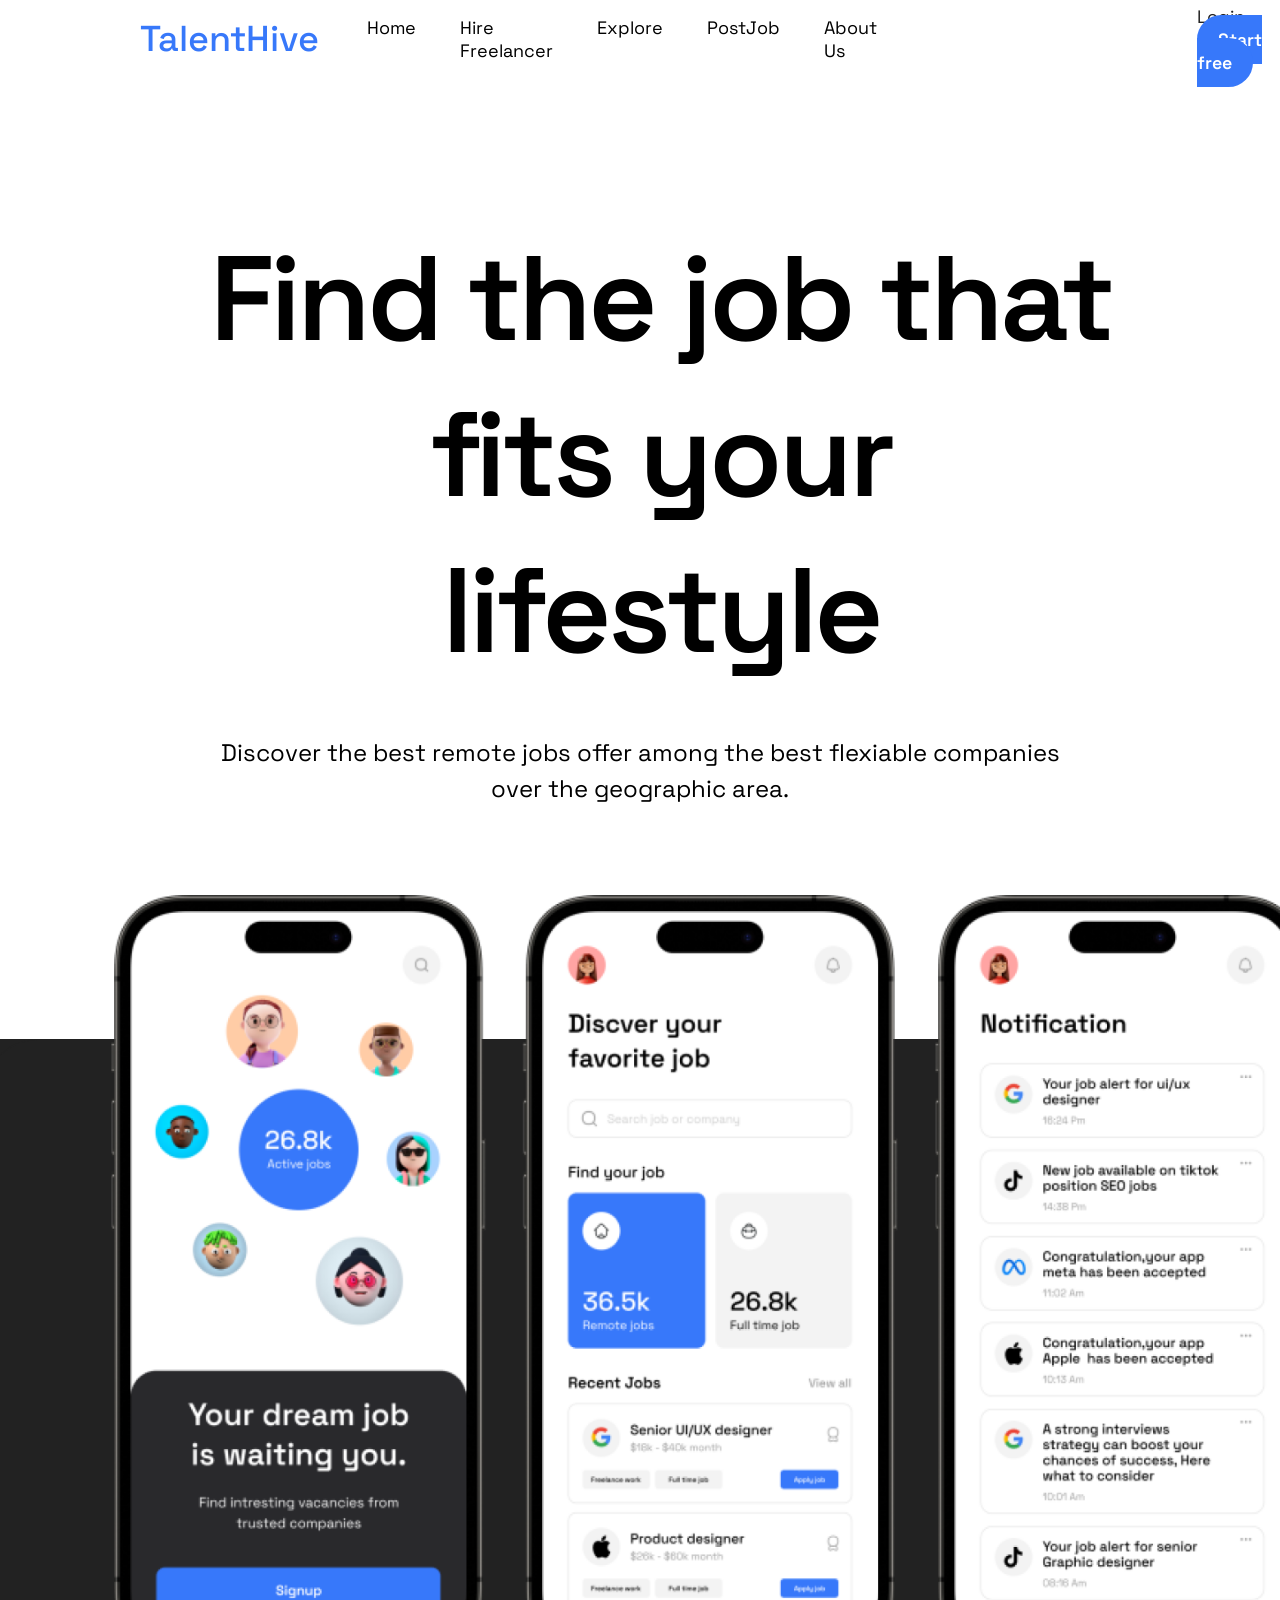
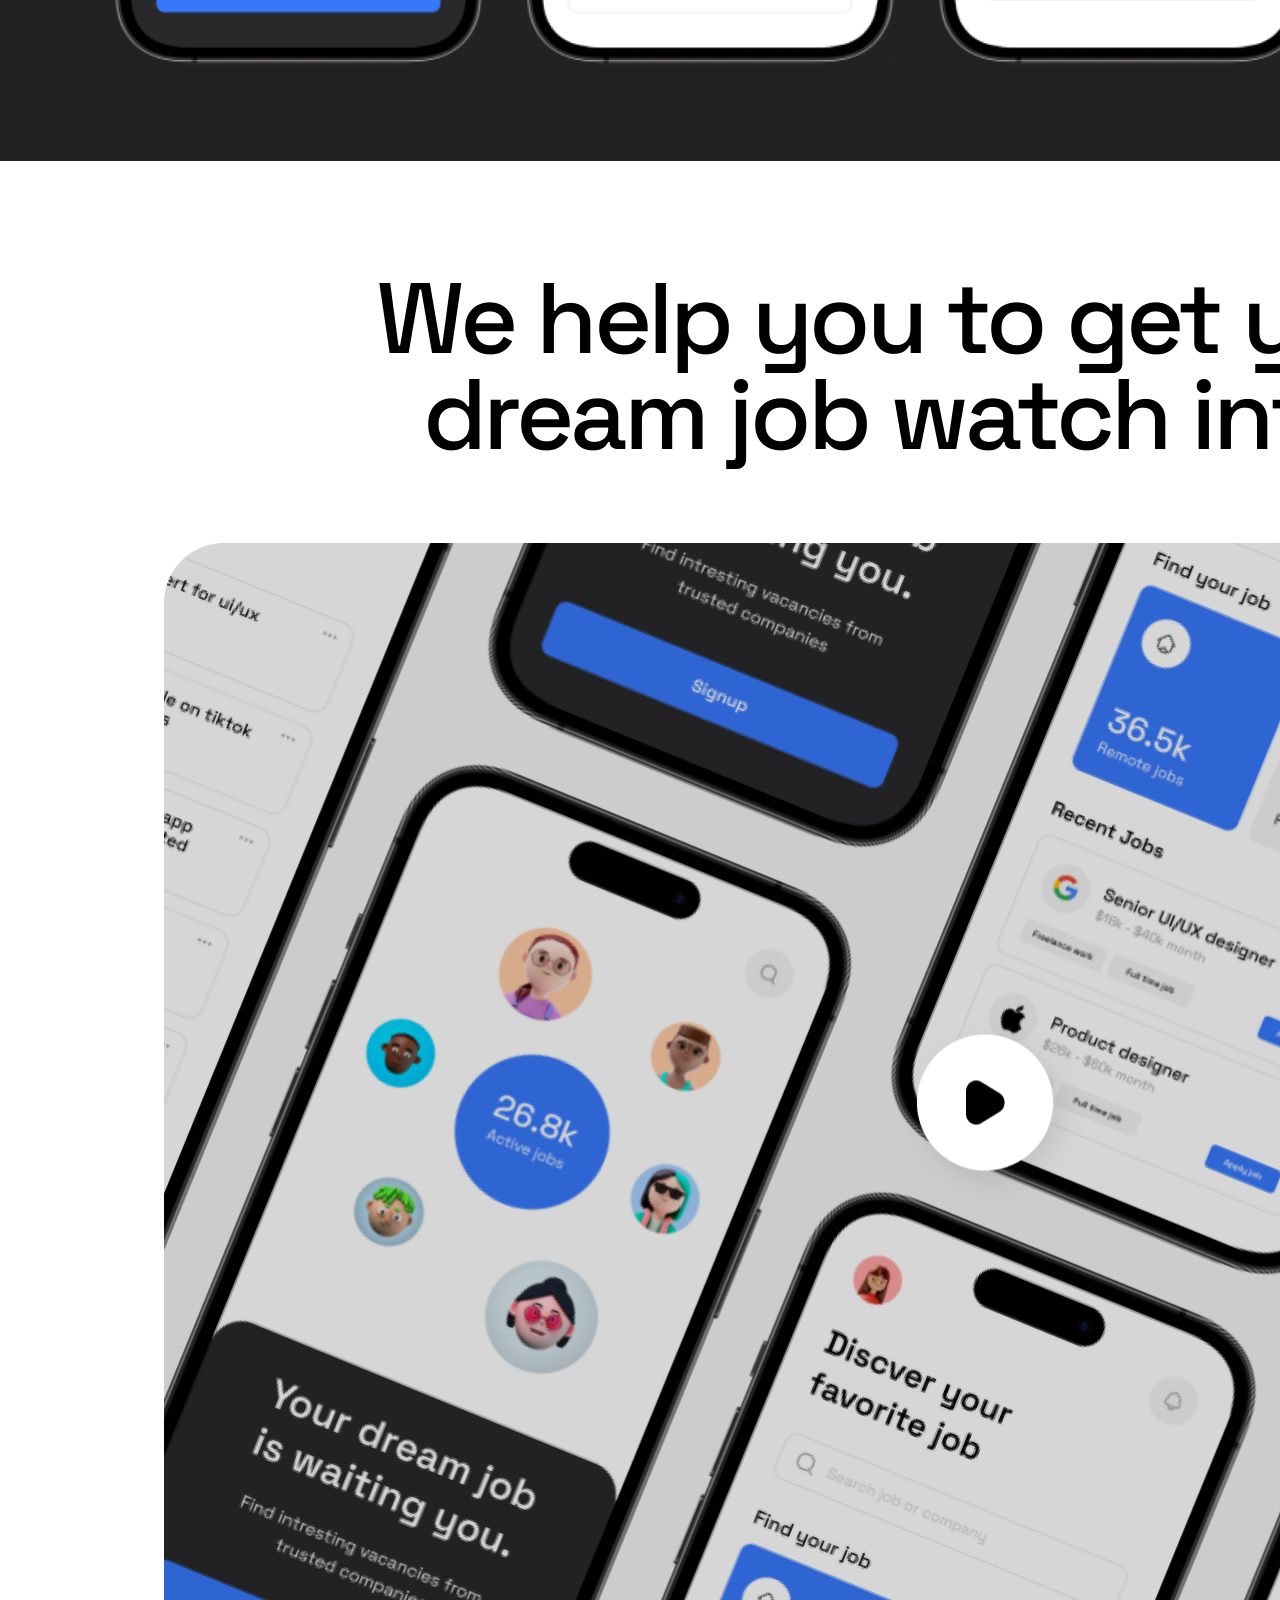
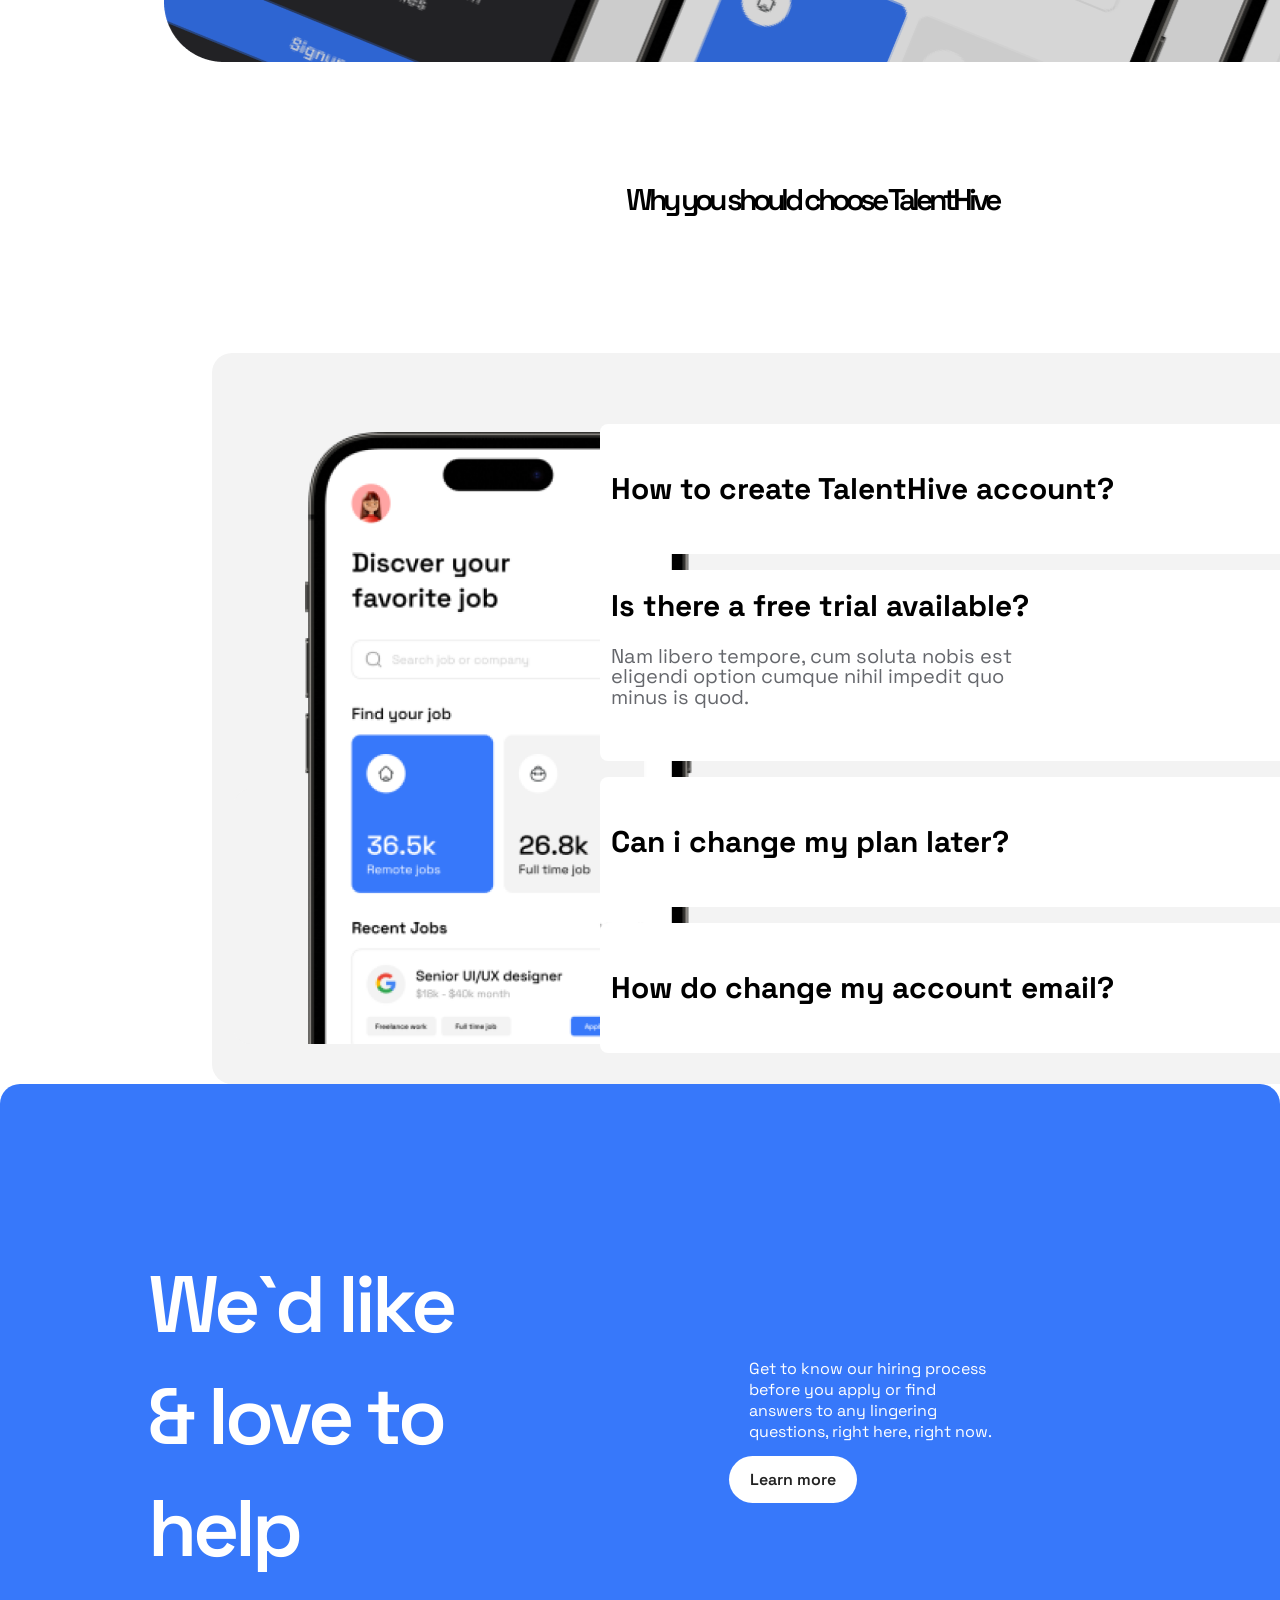
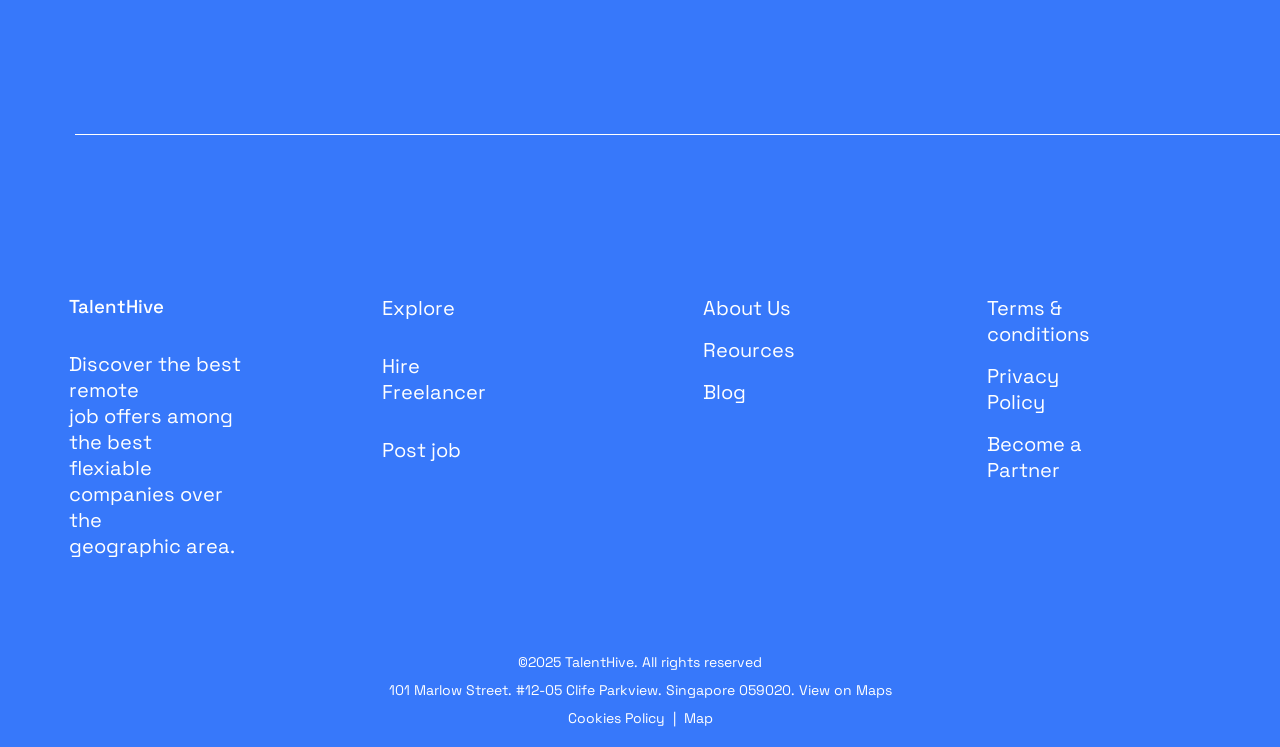
<file: Replicando-Design-Responsivo/index.html>
<!DOCTYPE html>
<html lang="en">
    <head>
        <meta charset="UTF-8">
        <meta name="viewport" content="width=device-width, initial-scale=1.0">
        <title>TalentHive</title>
        <link rel="stylesheet"
            href="https://cdnjs.cloudflare.com/ajax/libs/font-awesome/6.4.0/css/all.min.css">
        <link rel="stylesheet" href="style.css">
    </head>
    <body>
        <header><!--Header-->
            <section id="header-site">
                <h1 class="logo">TalentHive</h1>
                <div id="header-desktop">
                    <nav>
                        <ul>
                            <li>Home</li>
                            <li>Hire Freelancer</li>
                            <li>Explore</li>
                            <li>PostJob</li>
                            <li>About Us</li>
                        </ul>
                    </nav>

                    <div class="header-desktop-buttons">
                        <a href="#" class="header-desktop-login">Login</a>
                        <a href="#" class="header-desktop-start-free">Start
                            free</a>
                    </div>
                </div>
                <div id="header-menu-hamburguer">
                    <i class="fa-solid fa-bars"></i><!--Icon Header-->
                </div>
            </section>
        </header>
        <main>

            <!--First part of the site-->
            <section id="top-content"><!--Section of the main content-->
                <div
                    class="top-content-main"><!--Box of the main content with text and image-->
                    <h2
                        id="top-content-title"><!--Title of the main content-->
                        Find the job that
                        fits your lifestyle
                    </h2>
                    <p
                        class="top-content-description"><!--subtitle of the main content-->
                        Discover the best remote jobs offer among the best <span
                            class="quebra"></span>
                        flexiable companies <span
                            class="quebra-desktop"></span>over the geographic
                        area.
                    </p>
                    <div class="top-content-box-img">
                        <img src="Assets/Mobile.png"
                            alt="Imagem de três celulares um do lado do outro"
                            class="img-mobile"><!--Image of cellphones-->
                        <img src="Assets/desktop-cells.png"
                            alt="Imagens de celulares " id="img-desktop">
                    </div>
                </div>
            </section>

            <section id="midle-video"><!--Section of the video-->
                <div id="video"><!-- Box of the video-->
                    <h3 class="title-video"><!-- Title of the Video-->
                        We help you to get your <br>
                        dream job watch intro
                    </h3>
                    <img src="Assets/video.png"
                        alt="Video de celulares" class="video-mobile">
                    <img src="Assets/Video-Desktop.png" alt="Video de celular"
                        id="video-desktop">
                </div>
            </section>

            <section id="common-question"><!--Section of common question-->
                <div
                    class="common-question-box"><!--Box of the tittle of commons question-->
                    <h3
                        class="common-question-title"><!--Title of Common question box-->
                        Why you should choose TalentHive
                    </h3>

                    <div
                        class="common-question-box-faq"><!--Gray color at the background-->
                        <div
                            class="common-question-box-faq-img faq-left"><!--The white color on the background image-->
                            <img
                                src="Assets/iPhone 14 Pro Space Black Mockup label.png"
                                alt="Imagem de um iphone 14 com informações de trabalhos"
                                id="cell-mobile">
                            <img src="Assets/image-desktop.png"
                                alt="Imagem de iphone 14 com informações de trabalho"
                                id="cell-desktop">

                        </div>
                        <div
                            class="common-question-faq faq-right"><!--Common question box, where i stock my cards-->

                            <!--First common question / Closed-->
                            <div class="question-faq">
                                <h4 class="question-faq-title">How to create
                                    <!--Common question title-->
                                    TalentHive account?</h4>
                                <i
                                    class="fa-solid fa-plus"></i><!--Common question icon-->
                            </div>

                            <!--Second common question / Open-->
                            <div class="question-faq-open">
                                <div id="faq-title-icon">
                                    <h4 class="question-faq-title">Is there
                                        a<!--Common question title-->
                                        free trial available?</h4>
                                    <i
                                        class="fa-solid fa-minus"></i><!--Common question icon-->
                                </div>
                                <p
                                    class="question-faq-description"><!--Common question description-->
                                    Nam libero tempore, cum soluta nobis est
                                    <br>
                                    eligendi option cumque nihil impedit quo
                                    <br>
                                    minus is quod.
                                </p>
                            </div>

                            <!--Third common question / Closed-->
                            <div class="question-faq">
                                <h4 class="question-faq-title">Can i
                                    change<!--Common question title-->
                                    my plan later?</h4>
                                <i
                                    class="fa-solid fa-plus"></i><!--Common question icon-->
                            </div>

                            <!--Fourth common question / closed-->
                            <div class="question-faq">
                                <h4 class="question-faq-title">How do change my
                                    account
                                    email?</h4><!--Common question title-->
                                <i
                                    class="fa-solid fa-plus"></i><!--Common question icon-->
                            </div>
                        </div>
                    </div>
                </section>

                <!--End of the main content-->

            </main>
            <footer>
                <section id="footer"><!--Section of footer-->

                    <section id="footer-1">
                        <div id="footer-header"><!--Footer header-->
                            <h3 class="footer-title">We`d like & love to
                                help</h3>

                        </div>
                        <div class="footer-right">
                            <p class="footer-header-description">
                                Get to know our hiring process before you apply
                                or find answers to any lingering questions,
                                right here, right now.
                            </p>

                            <a href="#" class="footer-button-title">Learn
                                more</a>
                        </div>
                    </section>

                    <div id="division-desktop">
                    </div>
                    <section id="footer-division">
                        <div class="footer-division-after">
                        </div>
                    </section>

                    <section id="footer-2">
                        <div id="footer-about">
                            <div class="footer-about-info">
                                <h3 class="footer-about-title">TalentHive</h3>
                                <p class="footer-about-description">
                                    Discover the best remote <br>
                                    job offers among the best <br>
                                    flexiable companies over the <br>
                                    geographic area.
                                </p>
                            </div>
                            <div id="footer-about-links">
                                <ul>
                                    <li>Explore</li>
                                    <li>Hire Freelancer</li>
                                    <li>Post job</li>
                                </ul>
                            </div>
                        </div>

                        <div class="footer-social-links">
                            <!--First Column social links -->
                            <ul class="footer-social-links-column">
                                <li><a href="#">About Us</a></li>
                                <li><a href="#">Reources</a></li>
                                <li><a href="#">Blog</a></li>
                            </ul>

                            <!--Second Column social links-->
                            <ul class="footer-social-links-column">
                                <li><a href="#">Terms & conditions</a></li>
                                <li><a href="#">Privacy Policy</a></li>
                                <li><a href="#">Become a Partner</a></li>
                            </ul>

                            <!--Third column social links-->
                            <ul class="footer-social-links-column">
                                <li><a href="#">Twitter</a></li>
                                <li><a href="#">Facebook</a></li>
                                <li><a href="#">Instagram</a></li>
                            </ul>

                        </div>
                    </section>

                    <!--Copyrights-->
                    <section id="copyrights">

                        <div class="copyright-left">
                            <p>©2025 TalentHive. All rights reserved</p>
                        </div>

                        <div class="copyright-center">
                            <p>101 Marlow Street. #12-05 Clife Parkview. <span class="quebra"></span>
                                Singapore 059020.
                                <a href="#">View on Maps</a></p>
                        </div>

                        <div class="copyright-right">
                            <a href="#">Cookies Policy</a>
                            <span>|</span>
                            <a href="#">Map</a>
                        </div>

                    </section>

                </footer>
            </body>
        </html>
</file>
<file: Replicando-Design-Responsivo/style.css>
@import url('https://fonts.googleapis.com/css2?family=Space+Grotesk:wght@300..700&display=swap');

* {
    margin: 0;
    padding: 0;
    box-sizing: border-box;
}

.quebra {
    display: block
}

.quebra-desktop {
    display: none;
}

/* Var */
:root {
    --main-color: #3778FA;
    --font-logo: "Space Grotesk", sans-serif;
    --font-logo-weight: 500;
    --font-important-title: 600;
    --font-logo-size: 20px;
    --font-important-line-height: 3.5rem;
    --font-important-letter-spacing: -0.25rem;
    --font-important-title-size: 3.2rem;
    --font-titles: 1.875rem;
}

/* End of var */

/* Header*/
#header-site {
    display: flex;
    align-items: center;
    justify-content: space-between;
}

.logo {
    color: var(--main-color);
    font-family: var(--font-logo);
    font-weight: var(--font-logo-weight);
    font-size: var(--font-logo-size);
    margin: 1rem 0 1rem 1.25rem;
}

#header-menu-hambúrguer i {
    margin: 1.5rem 1.255rem 1.5rem 0;

}

#header-desktop {
    display: none;
    /*Turned the header of durant mobile */
}


/*End of the Header*/

/* Top-Content */

#top-content {
    display: flex;
    flex-direction: column;
    align-items: center;
}

#top-content-title {
    margin: 3.5rem 2.3rem 1.3rem 2.3rem;
    text-align: center;
    font-family: var(--font-logo);
    font-weight: var(--font-important-title);
    font-size: var(--font-important-title-size);
    line-height: var(--font-important-line-height);
    letter-spacing: var(--font-important-letter-spacing);
    max-width: 360px;
}

.top-content-description {
    font-family: var(--font-logo);
    text-align: center;
    margin-bottom: 6.5rem;
}

#img-desktop {
    display: none;
}

.top-content-box-img {
    width: 388px;
    height: 207px;
    background-color: #222222;
    border-radius: 24px;
    display: flex;
    justify-content: center;
    align-items: flex-end;
    overflow: visible;
    /* Fura a imagem */
    margin-left: 1.25rem;
    margin-bottom: 6.875rem;
}

.top-content-box-img img {
    width: 360px;
    margin-bottom: 2rem;
    transform: rotateY(-40px);
}

/* End of Top-Content */

/* Start of midleo-video */

#midle-video {
    display: flex;
}

#video-desktop {
    display: none;
}

#video {
    text-align: center;
    font-family: var(--font-logo);
    font-weight: var(--font-important-title);
    font-size: var(--font-titles);
    letter-spacing: var(--font-important-letter-spacing);
    line-height: var(--font-important-line-height);
}

#video img {
    margin: 2.188rem 1.25rem 6.844rem 1.25rem;
}

/* End of midleo-video*/

/* Common Question */

#cell-desktop {
    display: none;
}

#common-question {
    display: flex;
}

.common-question-box h3 {
    margin: 0 5.75rem 1.813rem 5.75rem;
    text-align: center;
    font-family: var(--font-logo);
    font-weight: var(--font-important-title);
    font-size: var(--font-titles);
    line-height: var(--font-important-line-height);
    letter-spacing: var(--font-important-letter-spacing);
}

.common-question-box-faq {
    width: 388px;
    height: 731px;
    background-color: #f3f3f3;
    border-radius: 1.25rem;
    margin-left: 1.25rem;
    padding-top: 6rem;
}

.common-question-box-faq-img {
    width: 21.5rem;
    height: 15.938rem;
    background-color: #fff;
    border-radius: 1rem;
    overflow: visible;
    display: flex;
    margin-left: 1.375rem;
    align-items: flex-end;
}

.common-question-box-faq-img img {
    width: 11.365rem;
    height: 18.316rem;
    margin-left: 4.46rem;
}

.common-question-faq {
    margin-top: 2.5rem;
}

.question-faq {
    font-family: var(--font-logo);
    font-weight: var(--font-logo-weight);
    width: 21.5rem;
    height: 3.375rem;
    background-color: #fff;
    border-radius: 0.5rem;
    display: flex;
    margin-left: 1.375rem;
    margin-bottom: 0.603rem;
    padding: 1.063rem 0.804rem 1.063rem 0.688rem;
    align-items: center;
    justify-content: space-between;
}

.question-faq i {
    font-size: 0.396rem;
}

.question-faq-open {
    font-family: var(--font-logo);
    font-weight: var(--font-logo-weight);
    width: 21.5rem;
    height: 4.875rem;
    background-color: #fff;
    border-radius: 0.5rem;
    margin-left: 1.375rem;
    margin-bottom: 0.647rem;
    padding: 1.063rem 0.804rem 1.063rem 0.688rem;
    align-items: center;
}

#faq-title-icon {
    display: flex;
    align-items: center;
}

#faq-title-icon i {
    margin-left: 5.50rem;
}

.question-faq-description {
    margin-top: 0.375;
    font-family: var(--font-logo);
    font-weight: 400;
    font-size: 0.625rem;
    line-height: 0.75rem;
    color: #65676C;
}

.question-faq-open i {
    font-size: 0.396rem;
}

/* End of common question*/

/* Start of footer */

/* Start footer-1*/
#footer {
    width: 26.75rem;
    height: 59.188rem;
    background-color: var(--main-color);
    border-radius: 1.25rem;

}

#footer-1 {
    margin: 4.25rem 1.25rem 4.938rem 1.25rem;
}

.footer-title {
    font-family: var(--font-logo);
    line-height: var(--font-important-line-height);
    font-weight: var(--font-important-title);
    font-size: 2.675rem;
    color: #fff;
    letter-spacing: var(--font-important-letter-spacing);
    padding: 4.188rem 10.5rem 1.313rem 1.313rem;
}

.footer-header-description {
    font-family: var(--font-logo);
    font-weight: 400;
    letter-spacing: 0%;
    font-size: 0.675rem;
    color: #fff;
    padding: 0 8.563rem 1.688rem 1.25rem;

}

.footer-button-title {
    font-family: var(--font-logo);
    font-weight: var(--font-important-title);
    padding: 0.813rem 1.313rem 0.813rem 1.313rem;
    background-color: #fff;
    color: #222222;
    border-radius: 6.25rem;
    text-decoration: none;
}

/* End of footer-1 */

/* Division footer */
.footer-division-after {
    width: 24.25rem;
    height: 0.063rem;
    background-color: #fff;
    border-radius: 6.25rem;
    margin-left: 1.25rem;
    margin-bottom: 4.938rem;
}

#division-desktop {
    display: none;
}

/* End Division footer */

/* Start of footer-2*/



#footer-about {
    display: flex;
    flex-direction: row;
    align-items: flex-start;
    gap: 2rem;
    color: #fff;
}

.footer-about-title {
    font-family: var(--font-logo);
    font-weight: var(--font-logo-weight);
    margin: 0 0 0 1.313rem;
    padding: 0;
}

.footer-about-info {
    display: flex;
    flex-direction: column;
    align-items: flex-start;
}

.footer-about-title {
    margin: 0 11.625rem 1.01rem 1.313rem;
}

.footer-about-description {
    padding: 0;
    margin: 0;
    font-size: 0.875rem;
}

#footer-about-links ul li {
    margin-bottom: 2rem;
    margin-right: 1.25rem;
    list-style: none;
    font-size: 0.75rem;
}

.footer-about-description {
    margin: 1.063rem 5.688rem 4.625rem 1.313rem;
}

/* End of footer-2*/

/* Start of footer-3*/

.footer-social-links {
    display: flex;
    flex-direction: row;
    align-items: flex-start;
    gap: 2rem;
    color: #fff;
    margin-left: 1.313rem;
    margin-right: 1.313rem;
    margin-bottom: 4.75rem;
    justify-content: space-between;
    font-family: var(--font-logo);
    font-weight: 400;
    font-size: 0.875rem;
}

.footer-social-links ul li {
    list-style: none;
    margin-bottom: 1rem;
}

.footer-social-links a {
    text-decoration: none;
    color: #fff;
}




/* End of footer-3 */

/*Start of copyrights */


#copyrights {
    display: flex;
    flex-direction: column;
    gap: 10px;
    text-align: center;
    color: #fff;
    font-family: var(--font-logo);
}

#copyrights a{
    color: #fff;
    text-decoration: none;
}



/*end of copyrights */

/* End of footer */

/* Start of Desktop */

@media screen and (min-width: 1024px) {

    /* Start of Header-Desktop*/

    .logo {
        font-size: 2.25rem;
        margin-left: 8.75rem;
    }

    #header-desktop {
        display: flex;
        align-items: center;
        justify-content: space-between;
    }

    #header-desktop ul {
        display: flex;
        gap: 2.75rem;
        margin-left: 3rem;
        margin-right: 20rem;
        list-style: none;
        font-family: var(--font-logo);
        font-weight: 400;
        font-size: 1.125rem;
    }

    #header-menu-hamburguer {
        display: none;
    }

    .header-desktop-login {
        font-family: var(--font-logo);
        font-weight: 400;
        font-size: 1.125rem;
        margin-right: 2.438rem;
        color: #222222;
        text-decoration: none;
    }

    .header-desktop-start-free {
        font-family: var(--font-logo);
        font-weight: var(--font-important-title);
        font-size: 1.1125rem;
        padding: 0.813rem 1.313rem 0.813rem 1.313rem;
        background-color: var(--main-color);
        color: #fff;
        border-radius: 6.25rem;
        text-decoration: none;
        margin-right: 5rem;
    }


    /* End of Header-Desktop*/

    /* Start of top-content*/
    #top-content-title {
        margin: 8.938rem 25.625rem 2.875rem 28.25rem;
        font-size: 7.5rem;
        line-height: 9.75rem;
        max-width: 62.188rem;

    }

    .top-content-description {
        font-size: 1.5rem;
        letter-spacing: 0%;
        line-height: 2.25rem;
        margin-bottom: 14.5rem;
    }

    .quebra {
        display: none;
    }

    .quebra-desktop {
        display: block;
    }

    .top-content-box-img {
        width: 102.5rem;
        height: 45.125rem;
        margin-left: 8.75rem;
    }

    #img-desktop {
        width: 90.619rem;
        height: 52.125rem;
        margin-bottom: 2rem;
    }



    #img-desktop {
        display: block;
    }

    .img-mobile {
        display: none;
    }


    /* End of top-content*/

    /* Start of midle-video*/
    #video-desktop {
        width: 111.619rem;
        display: block;
        padding-left: 9rem;
    }

    .title-video {
        font-size: 6.25rem;
        line-height: 6rem;
        margin-bottom: 5rem;
        font-weight: 500;
    }

    .video-mobile {
        display: none;
    }



    /* End of midle-video*/

    /*Start Common Question*/

    #cell-mobile {
        display: none;
    }

    #cell-desktop {
        display: block;
        width: 32.313rem;
        height: 51.188rem;
    }

    .common-question-box {
        width: 100%;
        margin-left: 12rem;
    }

    .common-question-title {
        padding-bottom: 6rem;
    }

    .common-question-box-faq {
        display: flex;
        justify-content: space-around;
        align-items: center;
        width: 90%;
        height: 731px;
        background-color: #f3f3f3;
        border-radius: 1.25rem;
        margin-left: 1.25rem;
        padding-top: 1rem;
    }

    .common-question-box-faq-img {
        margin-top: 23.8rem;
        background-color: #f3f3f3;
    }

    .common-question-box-faq-img img {
        padding-top: 60%;
    }

    .question-faq {
        width: 52rem;
        height: 8.125rem;
        margin-bottom: 1rem;
        font-size: 1.87rem;
    }

    .question-faq i {
        font-size: 1rem;
        margin-right: 1rem;
    }

    .question-faq-open {
        width: 52rem;
        height: 11.93rem;
        margin-bottom: 1rem;
        font-size: 1.87rem;
    }

    #faq-title-icon i {
        font-size: 1rem;
        padding-left: 17rem;
    }

    .question-faq-description {
        font-size: 1.25rem;
        margin-top: 1.3rem;
        line-height: 1.3rem;
    }





    /*End of Common Question*/


    /* Start of footer*/
    #footer {
        width: 100%;
        height: 100%;
        display: flex;
        flex-direction: column;
    }


    /* Start of footer-1*/

    #footer-1 {
        display: flex;
        flex-direction: row;
        justify-content: space-between;
        align-items: center;
        padding: 6rem 8rem;
        gap: 17rem;
        margin-bottom: 0;
        padding-bottom: 0;
    }

    #footer-header {
        margin-right: 0;
    }

    .footer-title {
        font-family: var(--font-logo);
        line-height: 7rem;
        font-weight: var(--font-important-title);
        font-size: 5rem;
        color: #fff;
        letter-spacing: var(--font-important-letter-spacing);
        padding: 0 0 1rem 0rem;
        margin-left: 0rem;
    }

    #footer-division {
        display: none;
    }

    #division-desktop {
        display: block;
        padding: 0 2rem 0.1rem 0;
        background-color: #fff;
        margin-top: 8.37rem;
        margin-left: 4.7rem;
        margin-bottom: 10rem;
    }

    .footer-header-description {
        font-size: 1rem;
    }

    /* End of footer 1 */

    /*Start of footer 2 */

    #footer-2 {
        display: flex;
        flex-direction: row;
        margin-left: 3rem;
        margin-bottom: 0;
        justify-content: flex-start;
        gap: 11rem;
    }

    #footer-about ul li {
        font-family: var(--font-logo);
        font-size: 1.25rem
    }

    .footer-about-description {
        font-size: 1.25rem;
        font-family: var(--font-logo);
    }

    .footer-about-info {
        padding-right: 0;
    }

    .footer-social-links {
        gap: 12rem;
        font-size: 1.25rem;
    }


    /* End of footer 2*/

    /* End of footer*/

    /* Start of copyrights*/
    #copyrights {
        display: flex;
        justify-content: space-between;
        align-items: center;
        padding: 20px 40px;
        background-color: var(--main-color);
        color: white;
        font-size: 14px;
        font-family: var(--font-logo);
    }

    #copyrights a {
        color: white;
        text-decoration: none;
        font-family: var(--font-logo);
    }

    .copyright-center {
        text-align: center;
    }

    .copyright-right {
        display: flex;
        gap: 8px;
    }


    /* End of copyrights*/

    /* End of Desktop */
}
</file>
